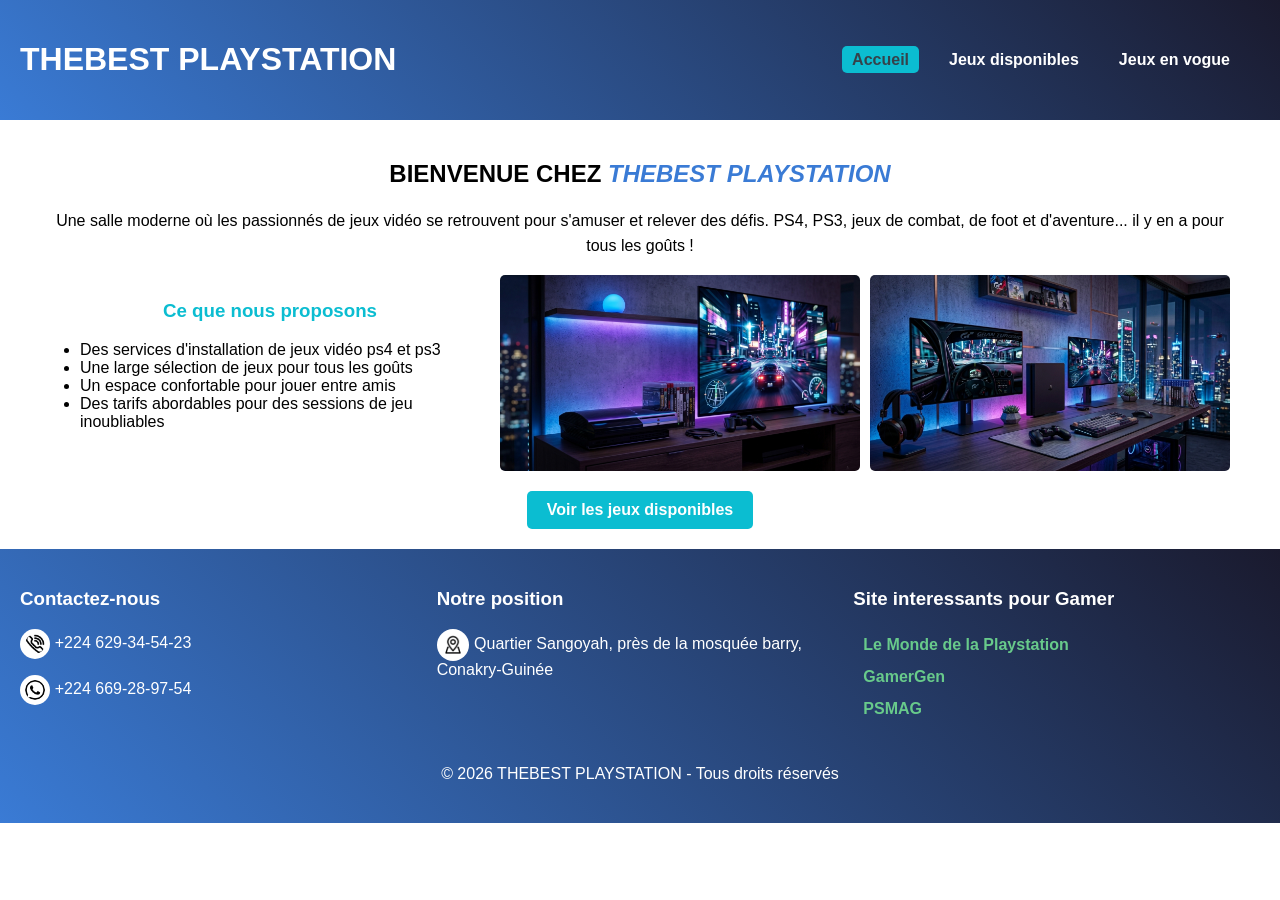
<file: index.html>
<!DOCTYPE html>
<html lang="fr">
<head>
    <meta charset="UTF-8">
    <meta name="viewport" content="width=device-width, initial-scale=1.0">
    <link rel="stylesheet" href="css/style.css">
    <title>thebest-playstation</title>
</head>
<body>
    <a href="#main_content" class="skip">Skip to main</a>

      <header>
  <h1>THEBEST PLAYSTATION</h1>

  <!-- Le bouton Hamburger (visible uniquement sur mobile) -->
  <div class="menu-toggle" id="mobile-menu">
    <span class="bar"></span>
    <span class="bar"></span>
    <span class="bar"></span>
  </div>

  <nav>
    <ul class="nav-list">
        <li><a href="index.html" class="active">Accueil</a></li>
        <li><a href="jeux_dispo.html">Jeux disponibles</a></li>
        <li><a href="jeux_en_vogue.html">Jeux en vogue</a></li>
    </ul>
  </nav>
</header>
<main id="main_content">
    <section  class="intro">
  <h2>Bienvenue chez <span class="console">THEBEST PLAYSTATION</span></h2>
  <p>Une salle moderne où les passionnés de jeux vidéo se retrouvent pour s'amuser et relever des défis. 
     PS4, PS3, jeux de combat, de foot et d'aventure... il y en a pour tous les goûts !</p>
     <div class="images_de_salle">
            <div>
                <h3>Ce que nous proposons</h3>
                <ul>
                    <li>Des services d'installation de jeux vidéo ps4 et ps3</li>
                    <li>Une large sélection de jeux pour tous les goûts</li>
                    <li>Un espace confortable pour jouer entre amis</li>
                    <li>Des tarifs abordables pour des sessions de jeu inoubliables</li>
                </ul>
            </div>
          <img src="images/ps3.png" alt="esprit de la salle de jeux">
          <img src="images/ps4.png" alt="esprit de la salle de jeux">
     </div>
</section>
<div class="btn-jeu-dispo">
    <a href="jeux_dispo.html" class="btn">Voir les jeux disponibles</a>
</div>
</main>


<footer class="footer">
<section>
    <h3>Contactez-nous</h3>
    <div>
        <p>
            <img src="images/appel.png" alt="Numero de telephone"> +224 629-34-54-23</p>
        <p><img src="images/whatsapp.png" alt="contact whatsapp"> +224 669-28-97-54</p>
    </div>
</section>
<section class="position">
    <h3>Notre position</h3>
    <div>
        <p><img src="images/localisation.png" alt="Où nous trouver">Quartier Sangoyah, près de la mosquée barry, Conakry-Guinée</p>
    </div>
</section>
<section>
    <h3>Site interessants pour Gamer</h3>
        <ul>
            <li><a href="https://www.lemondedelaplaystation.com/" target="_blank">Le Monde de la Playstation</a></li>
            <li><a href="https://prod.gamergen.com/playstation" target="_blank">GamerGen</a></li>
            <li><a href="https://www.psmag.fr/" target="_blank">PSMAG</a></li>
        </ul>
</section>
  <p>&copy; 2026 THEBEST PLAYSTATION - Tous droits réservés</p>
</footer>
<script src="jeux.js"></script>
</body>
</html>
</file>
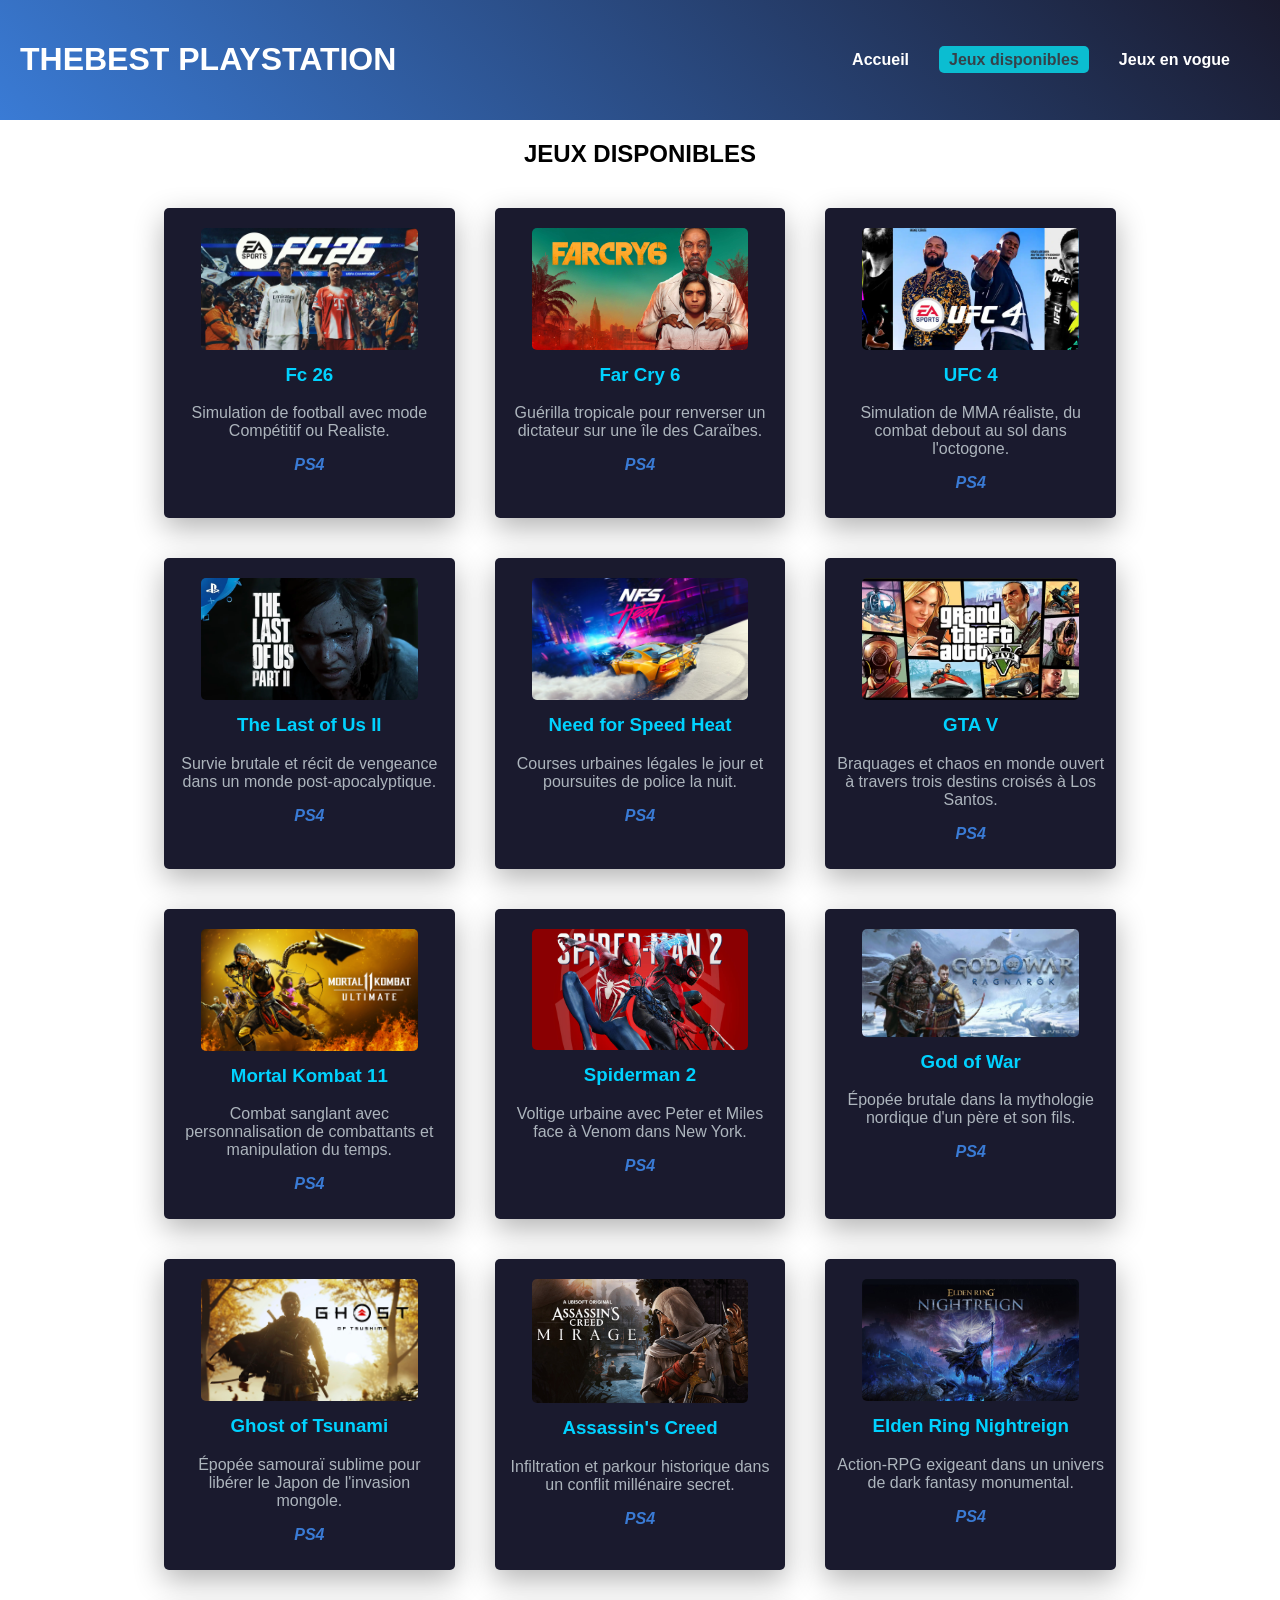
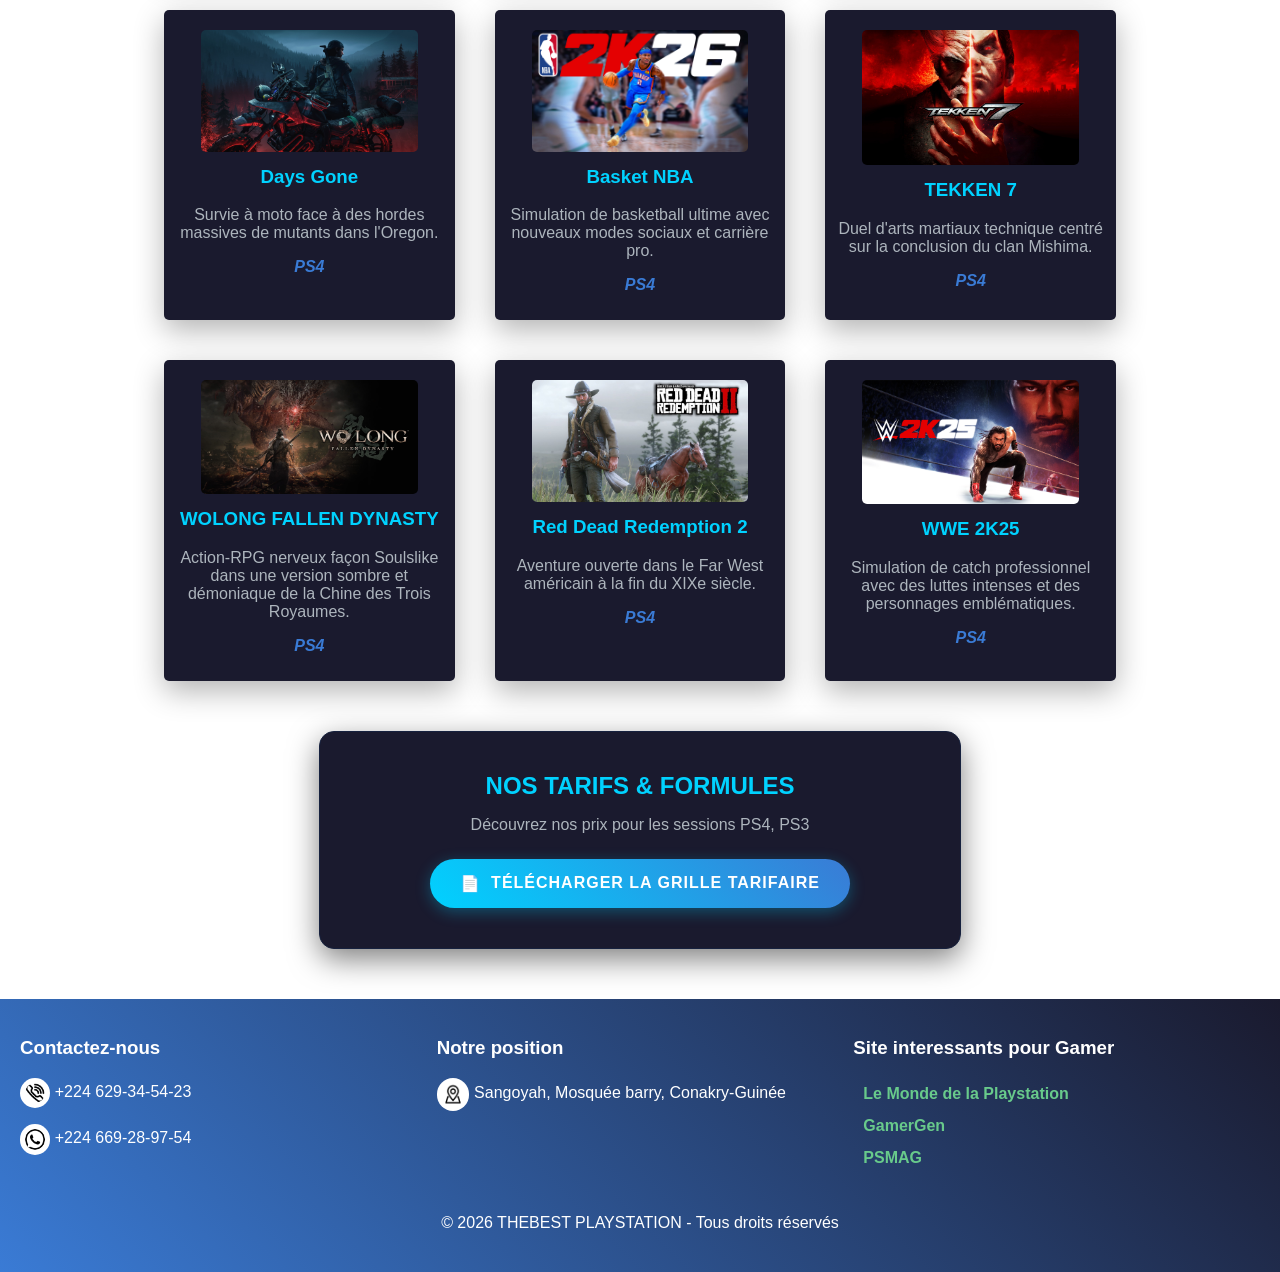
<file: jeux_dispo.html>
<!DOCTYPE html>
<html lang="en">
<head>
    <meta charset="UTF-8">
    <meta name="viewport" content="width=device-width, initial-scale=1.0">
        <link rel="stylesheet" href="css/style.css">
    <title>jeux disponibles</title>
</head>
<body>
    <a href="#main_content" class="skip">Skip to main</a>
    <header>
  <h1>THEBEST PLAYSTATION</h1>

  <!-- Le bouton Hamburger (visible uniquement sur mobile) -->
  <div class="menu-toggle" id="mobile-menu">
    <span class="bar"></span>
    <span class="bar"></span>
    <span class="bar"></span>
  </div>

  <nav>
    <ul class="nav-list">
        <li><a href="index.html">Accueil</a></li>
        <li><a href="jeux_dispo.html" class="active">Jeux disponibles</a></li>
        <li><a href="jeux_en_vogue.html">Jeux en vogue</a></li>
    </ul>
  </nav>
</header>
<main id="main_content">
    <h2>Jeux Disponibles</h2>
    <section class="games-list" id="games_container">

    </section>
    <section class="tarifs-section">
    <h2>Nos Tarifs & Formules</h2>
    <p>Découvrez nos prix pour les sessions PS4, PS3</p>

    <a href="docs/tarifs.pdf" class="btn-download" download="Tarifs_Salle_Jeux.pdf">
        <span>📄</span> Télécharger la Grille Tarifaire
    </a>
</section>
</main>

<footer class="footer">
<section>
    <h3>Contactez-nous</h3>
    <div>
        <p>
            <img src="images/appel.png" alt="Numero de telephone"> +224 629-34-54-23</p>
        <p><img src="images/whatsapp.png" alt="contact whatsapp"> +224 669-28-97-54</p>
    </div>
</section>
<section class="position">
    <h3>Notre position</h3>
    <div>
        <p><img src="images/localisation.png" alt="Où nous trouver">Sangoyah, Mosquée barry, Conakry-Guinée</p>
    </div>
</section>
<section>
    <h3>Site interessants pour Gamer</h3>
        <ul>
            <li><a href="https://www.lemondedelaplaystation.com/" target="_blank">Le Monde de la Playstation</a></li>
            <li><a href="https://prod.gamergen.com/playstation" target="_blank">GamerGen</a></li>
            <li><a href="https://www.psmag.fr/" target="_blank">PSMAG</a></li>
        </ul>
</section>
  <p>&copy; 2026 THEBEST PLAYSTATION - Tous droits réservés</p>
</footer>
<script src="jeux.js"></script>
</body>
</html>
</file>
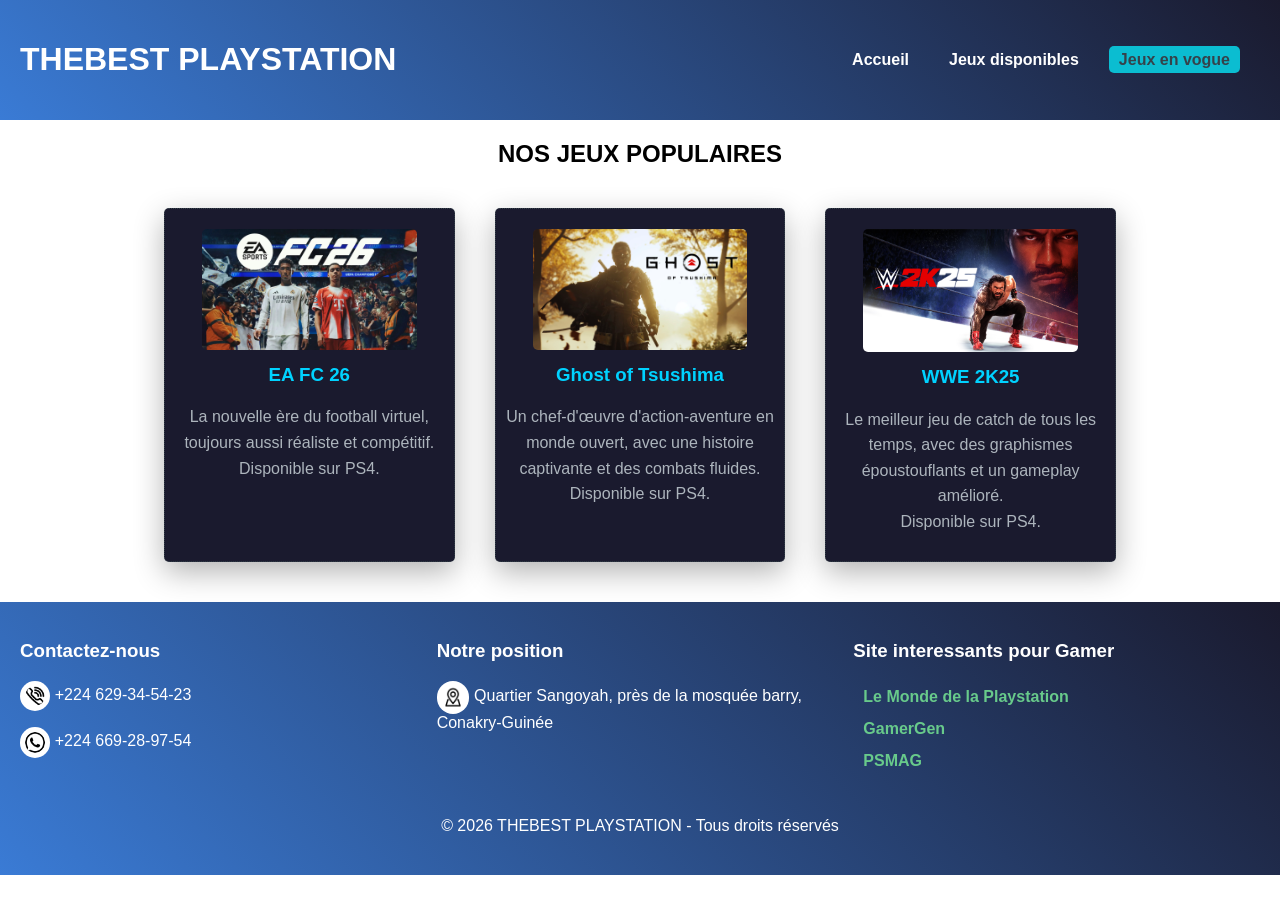
<file: jeux_en_vogue.html>
<!DOCTYPE html>
<html lang="en">
<head>
    <meta charset="UTF-8">
    <meta name="viewport" content="width=device-width, initial-scale=1.0">
    <link rel="stylesheet" href="css/style.css">
    <title>Les jeux en vogues</title>
</head>
<body>
    <a href="#main_content" class="skip">Skip to main</a>
  <header>
  <h1>THEBEST PLAYSTATION</h1>

  <!-- Le bouton Hamburger (visible uniquement sur mobile) -->
  <div class="menu-toggle" id="mobile-menu">
    <span class="bar"></span>
    <span class="bar"></span>
    <span class="bar"></span>
  </div>

  <nav>
    <ul class="nav-list">
        <li><a href="index.html">Accueil</a></li>
        <li><a href="jeux_dispo.html">Jeux disponibles</a></li>
        <li><a href="jeux_en_vogue.html" class="active">Jeux en vogue</a></li>
    </ul>
  </nav>
</header>

<main id="main_content">
    <h2>Nos jeux populaires</h2>
    <section class="games-list">
        <article class="game">
        <img src="images/fc26.jpg" alt="EA FC26">
        <h3>EA FC 26</h3>
        <p>La nouvelle ère du football virtuel, toujours aussi réaliste et compétitif. <br>
                Disponible sur PS4.
        </p>
    </article>
    <article class="game">
        <img src="images/GHOST_OF_TSUNAMI.jpg" alt="Ghost of Tsushima">
        <h3>Ghost of Tsushima</h3>
        <p>Un chef-d'œuvre d'action-aventure en monde ouvert, avec une histoire captivante et des combats fluides. <br>
                Disponible sur PS4.
        </p>
    </article>

    <article class="game">
        <img src="images/WWE_2K25.webp" alt="WWE 2K25">
        <h3>WWE 2K25</h3>
        <p>
            Le meilleur jeu de catch de tous les temps, avec des graphismes époustouflants et un gameplay amélioré. <br>
                Disponible sur PS4.
        </p>
    </article>
    </section>
</main>

<footer class="footer">
<section>
    <h3>Contactez-nous</h3>
    <div>
        <p>
            <img src="images/appel.png" alt="Numero de telephone"> +224 629-34-54-23</p>
        <p><img src="images/whatsapp.png" alt="contact whatsapp"> +224 669-28-97-54</p>
    </div>
</section>
<section class="position">
    <h3>Notre position</h3>
    <div>
        <p><img src="images/localisation.png" alt="Où nous trouver">Quartier Sangoyah, près de la mosquée barry, Conakry-Guinée</p>
    </div>
</section>
<section>
    <h3>Site interessants pour Gamer</h3>
        <ul>
            <li><a href="https://www.lemondedelaplaystation.com/" target="_blank">Le Monde de la Playstation</a></li>
            <li><a href="https://prod.gamergen.com/playstation" target="_blank">GamerGen</a></li>
            <li><a href="https://www.psmag.fr/" target="_blank">PSMAG</a></li>
        </ul>
</section>
  <p>&copy; 2026 THEBEST PLAYSTATION - Tous droits réservés</p>
</footer>
<script src="jeux.js"></script>
</body>
</html>
</file>
<file: css/style.css>
body{
    box-sizing: border-box;
    margin: 0;
    padding: 0;
    font-family: Arial, sans-serif;
    font-size: 16px;
    background-color: white;
}
header{
    display: flex;
    justify-content: space-between;
    align-items: center;
    background: linear-gradient(45deg, #3a7bd5, #1a1a2e);
    color: #ffffff;
    padding: 20px 0;
}
header>h1{
    margin-left: 20px;
}
nav{
    margin-right: 20px;
    padding: 10px;
}
nav ul{
    list-style: none;
    margin: 0;
    padding: 0;
    display: flex;
    flex-wrap: wrap;
    justify-content: space-between;
    align-items: center;
    text-align: center;
}
nav a{
    color: #ffffff;
    text-decoration: none;
    margin: 0 10px;
    font-weight: bold;
    padding: 5px 10px;
    transition-property: background-color, color, border, border-radius;
    transition-duration: 1s;
    transition-timing-function: linear;
}
nav a:hover{

    background-color: #f4f4f4;
    border-radius: 5px;
    color:#35424a;
    transition: color .5s;
}
main{
    padding: 20px;
    text-align: center;
}
main h2{
    text-transform: uppercase;
    margin-top: 0;
}
.footer{
    display: grid;
    grid-template-columns: 1fr 1fr 1fr;
    justify-content: center;
    text-align: left;
    padding: 20px;
    background: linear-gradient(45deg, #3a7bd5, #1a1a2e);
    color: #ffffff;
    gap: 10px;
}
footer ul{
    list-style: none;
    margin: 10px 0;
    padding: 0;
}
footer a{
    line-height: 2;
    color: #68ca8b;
    text-decoration: none;
    font-weight: bold;
    padding: 5px 10px;
    transition-property: background-color, color, border, border-radius;
}
footer>p{
    grid-column: 1 / span 3;
    text-align: center;
    margin: 10px 0;
    padding: 10px;
}
footer a:hover{
    background-color: #f4f4f4;
    border-radius: 5px;
    color:#35424a;
    transition: color .5s;
}

.intro{
    padding: 20px;
    border-radius: 5px;
}
.intro h2{
    margin-top: 0;
}
.intro p{
    line-height: 1.6;
}
.images_de_salle{
    width: 100%;
    display: flex;
    justify-content: space-around;
    align-items: center;
}
images_de_salle img{
    min-width: 400px;
    height: auto;
    border-radius: 5px;
}
.btn{
    display: inline-block;
    padding: 10px 20px;
    background-color: #0bbdd1;
    color: #ffffff;
    text-decoration: none;
    font-weight: bold;
    border-radius: 5px;
    transition-property: background-color, color, border, border-radius;
    transition-duration: 0.3s;
    transition-timing-function: linear;
}
.btn:hover{
    background-color: #00d2ff;
    color:#35424a;
    transition: color .5s;
}
.images_de_salle h3{
    margin-top: 0;
    color:#0bbdd1;
}
.images_de_salle ul li{
    text-align: left;
}

.intro img{
    max-width: 100%;
    width: 30%;
    height: auto;
    border-radius: 5px;
    margin-right: 10px;
}
.games-list{
    display: grid;
    grid-template-columns: repeat(3, 1fr);
    width: 80%;
    margin: auto;
}
.games-list h2{
    width: 100%;
}

.games-list img{
    max-width: 100%;
    width: 80%;
    height: auto;
    border-radius: 5px;
    margin: 10px 0;
}
.game{
    margin: 20px;
    padding: 10px;
    border-radius: 5px;
    color: #adb5bd;
    background-color:#1a1a2e;
    box-shadow: 0 10px 30px rgba(0, 0, 0, 0.3);
    transition: all 0.3s ease;
}
.game:hover{
    transform: translateY(-5px);
    box-shadow: 0 8px 25px rgba(0, 210, 255, 0.5);
    filter: brightness(1.1);
}
.game h3{
    margin-top: 0;
    color:#00d2ff;
}
article h3{
    margin-top: 0;
}
article p{
    line-height: 1.6;
}
article{
    background-color: #68ca8b;
    padding: 10px;
    border-radius: 5px;
    border: 1px dotted #35424a;
    margin-bottom: 20px;
}
.active{
    background-color: #0bbdd1;
    border-radius: 5px;
    color:#35424a;
}
.skip{
    position: absolute;
    top: -40px;
    left: 0;
    background: #35424a;
    color: #ffffff;
    padding: 8px;
}
.skip:focus{
    top: 0;
}
footer img{
    width: 5%;
    height: auto;
    vertical-align: middle;
    background-color: #ffffff;
    border-radius: 50%;
    padding: 5px;
}
.position div p img:nth-child(1){
    margin-right:5px;
    width: 7%;
    padding: 2px;
}

.console{
    color: #3a7bd5;
    font-weight: bold;
    font-style: italic;
    margin-top: 0;
}

/* --- Style du bouton Hamburger --- */
.menu-toggle {
    display: none; /* Caché sur ordinateur */
    flex-direction: column;
    cursor: pointer;
    margin-right: 20px;
}

.menu-toggle .bar {
    width: 25px;
    height: 3px;
    background-color: #ffffff;
    margin: 4px 0;
    transition: 0.4s;
    border-radius: 3px;
}

/* Conteneur de la section tarifs */
.tarifs-section {
    padding: 40px 20px;
    text-align: center;
    background-color: #1a1a2e; /* Bleu très foncé type gaming */
    border-radius: 15px;
    margin: 30px auto;
    max-width: 600px;
    border: 1px solid #16213e;
    box-shadow: 0 10px 30px rgba(0, 0, 0, 0.5);
}

.tarifs-section h2 {
    color: #00d2ff; /* Bleu cyan néon */
    margin-bottom: 15px;
    font-family: 'Segoe UI', sans-serif;
}

.tarifs-section p {
    color: #adb5bd;
    margin-bottom: 25px;
}

/* Style du bouton de téléchargement */
.btn-download {
    display: inline-flex;
    align-items: center;
    gap: 10px; /* Espace entre l'icône/emoji et le texte */
    padding: 15px 30px;
    background: linear-gradient(45deg, #00d2ff, #3a7bd5);
    color: #ffffff;
    text-decoration: none;
    font-weight: bold;
    text-transform: uppercase;
    letter-spacing: 1px;
    border-radius: 50px;
    transition: all 0.3s ease;
    box-shadow: 0 4px 15px rgba(0, 210, 255, 0.3);
}

/* Effet au survol (Hover) */
.btn-download:hover {
    transform: translateY(-5px); /* Le bouton monte légèrement */
    box-shadow: 0 8px 25px rgba(0, 210, 255, 0.5);
    filter: brightness(1.1);
}

/* Effet au clic */
.btn-download:active {
    transform: translateY(0);
}

/* Responsive Design */
@media (max-width: 768px) {
    .images_de_salle {
        flex-direction: column; /* Les images s'empilent sur mobile */
    }
    .images_de_salle img {
        display:none;
    }
    .games-list {
        grid-template-columns: 1fr; /* Un jeu par ligne sur mobile */
        width: 100%;
    }
    .footer{
        grid-template-columns: 1fr; /* Un élément par ligne sur mobile */
        text-align: center;
    }
    .footer>p{
        grid-column: 1; /* Le paragraphe occupe toute la largeur */
    }


    .menu-toggle {
        display: flex; /* On affiche le bouton sur mobile */
    }

    nav {
        display: none; /* On cache la nav par défaut */
        position: absolute;
        top: 90px; /* Juste en dessous du header */
        left: 0;
        width: 100%;
        background-color: #1e293b;
        border-bottom: 2px solid #00d2ff;
        z-index: 1000;
    }

    nav.active {
        display: block; /* On l'affiche quand la classe 'active' est ajoutée */
    }

    nav ul {
        flex-direction: column; /* Menu vertical sur mobile */
        align-items: center;
        padding: 20px 0;
    }

    nav ul li {
        margin: 15px 0;
    }

    /* Animation des barres du menu */
.menu-toggle .bar {
    width: 25px;
    height: 3px;
    background-color: #ffffff;
    margin: 4px 0;
    transition: all 0.3s ease-in-out; /* Animation fluide */
    border-radius: 3px;
}

    /* --- Transformation en X --- */

    /* La barre du milieu disparaît */
    .menu-toggle.is-active .bar:nth-child(2) {
        opacity: 0;
        transform: translateX(-20px);
    }

    /* La barre du haut tourne à 45 degrés */
    .menu-toggle.is-active .bar:nth-child(1) {
        transform: translateY(7px) rotate(45deg);
        background-color: #ff4757; /* Optionnel : devient rouge en fermant */
    }

    /* La barre du bas tourne à -45 degrés */
    .menu-toggle.is-active .bar:nth-child(3) {
        transform: translateY(-7px) rotate(-45deg);
        background-color: #ff4757;
    }
}
</file>
